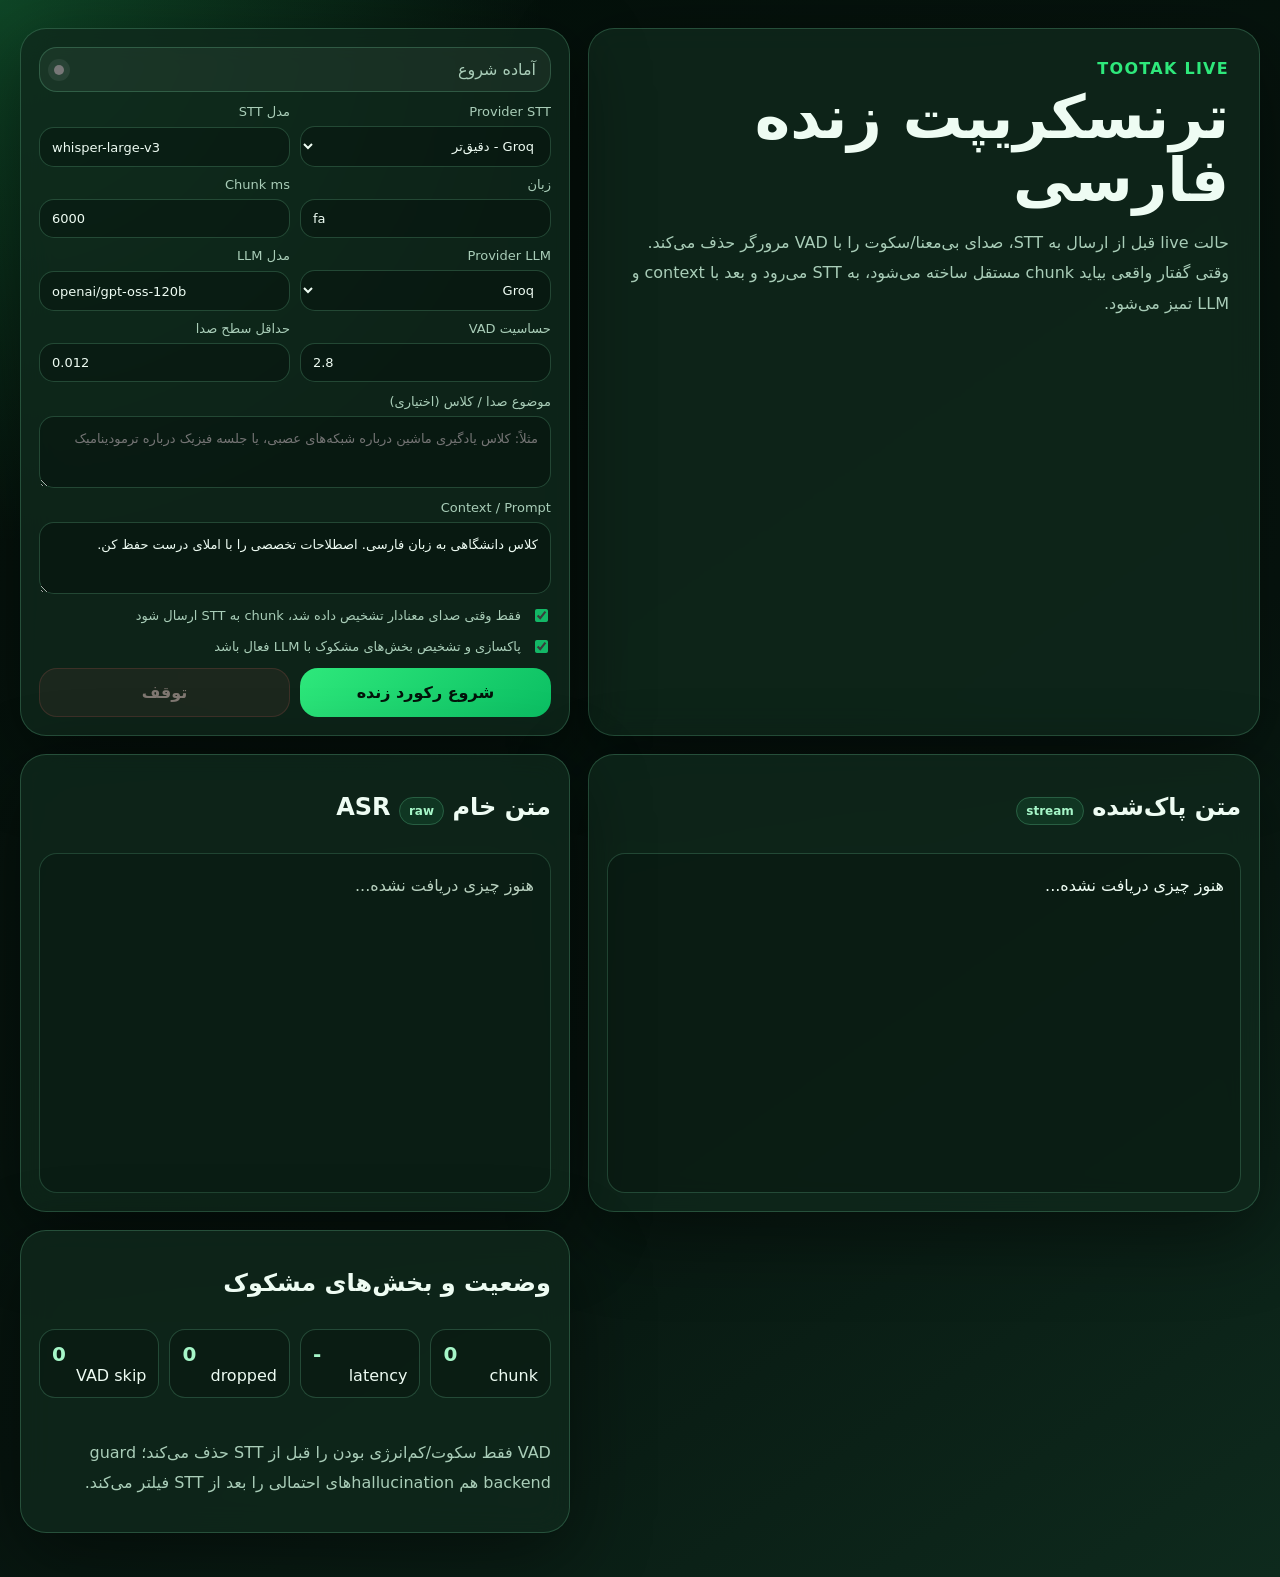
<file: api/app/ui/live.html>
<!doctype html>
<html lang="fa" dir="rtl">
<head>
  <meta charset="utf-8" />
  <meta name="viewport" content="width=device-width, initial-scale=1" />
  <title>Tootak Live</title>
  <style>
    :root{--bg:#07150f;--card:#10281ccc;--card2:#143d2bcc;--green:#2ee87b;--soft:#a6f6c8;--text:#eefcf3;--muted:#a9cdb8;--warn:#ffd166;--danger:#ff6b6b;--border:#8bffc033;font-family:Vazirmatn,IRANSans,system-ui,sans-serif}*{box-sizing:border-box}body{margin:0;min-height:100vh;background:radial-gradient(circle at top left,#2ee87b40,transparent 34rem),linear-gradient(145deg,#04100a,#07150f 60%,#0e2a1d);color:var(--text)}.wrap{width:min(1240px,calc(100% - 32px));margin:auto;padding:28px 0 44px}.hero,.main{display:grid;grid-template-columns:1.1fr .9fr;gap:18px}.card{background:var(--card);border:1px solid var(--border);border-radius:26px;box-shadow:0 22px 80px #0007;backdrop-filter:blur(16px)}.intro{padding:30px}.kicker{color:var(--green);font-weight:900;letter-spacing:.08em}h1{font-size:clamp(34px,5vw,60px);margin:8px 0 12px;line-height:1.05}p{color:var(--muted);line-height:1.9}.controls,.panel{padding:18px;display:grid;gap:12px}.status{display:flex;justify-content:space-between;align-items:center;padding:12px 14px;border:1px solid var(--border);border-radius:18px;background:#ffffff0c;color:var(--muted)}.dot{width:10px;height:10px;border-radius:50%;background:#777;box-shadow:0 0 0 6px #fff1}.dot.on{background:var(--green);box-shadow:0 0 0 8px #2ee87b24}.dot.warn{background:var(--warn)}.grid{display:grid;grid-template-columns:repeat(2,minmax(0,1fr));gap:10px}label{display:grid;gap:7px;color:var(--muted);font-size:13px}input,select,textarea{width:100%;padding:11px 12px;border-radius:15px;border:1px solid var(--border);background:#0004;color:var(--text);font:inherit;outline:none}textarea{min-height:72px;resize:vertical;line-height:1.7}.check{display:flex;gap:10px;align-items:center}.check input{width:auto;accent-color:#13b766}.buttons{display:grid;grid-template-columns:1fr 1fr;gap:10px}button{border:0;border-radius:18px;padding:14px 16px;font:inherit;font-weight:900;cursor:pointer}.start{background:linear-gradient(135deg,var(--green),#0bbf63);color:#03130a}.stop{background:#ff6b6b22;color:#ffd4d4;border:1px solid #ff6b6b55}button:disabled{opacity:.48;cursor:not-allowed}.main{margin-top:18px;align-items:start}.transcript{min-height:340px;max-height:58vh;overflow:auto;white-space:pre-wrap;line-height:2.05;background:#0003;border:1px solid var(--border);border-radius:18px;padding:16px}.raw{color:#cfe8d6;opacity:.88}.side{display:grid;gap:18px}.tag{font-size:12px;color:var(--soft);background:#2ee87b18;border:1px solid var(--border);padding:6px 9px;border-radius:999px}.events{display:grid;gap:8px;max-height:230px;overflow:auto}.event{padding:10px 12px;border-radius:14px;background:#fff1;border:1px solid var(--border);color:var(--muted);font-size:13px;line-height:1.6}.event.warn{color:#ffe5a0;border-color:#ffd16655}.event.error{color:#ffc7c7;border-color:#ff6b6b66}.metrics{display:grid;grid-template-columns:repeat(4,1fr);gap:10px}.metric{background:#0003;border:1px solid var(--border);border-radius:16px;padding:12px}.metric b{display:block;color:var(--soft);font-size:20px;direction:ltr}@media(max-width:920px){.hero,.main,.grid,.buttons{grid-template-columns:1fr}.metrics{grid-template-columns:repeat(2,1fr)}}
  </style>
</head>
<body>
  <div class="wrap">
    <section class="hero">
      <div class="card intro"><div class="kicker">TOOTAK LIVE</div><h1>ترنسکریپت زنده فارسی</h1><p>حالت live قبل از ارسال به STT، صدای بی‌معنا/سکوت را با VAD مرورگر حذف می‌کند. وقتی گفتار واقعی بیاید chunk مستقل ساخته می‌شود، به STT می‌رود و بعد با context و LLM تمیز می‌شود.</p></div>
      <div class="card controls">
        <div class="status"><span id="statusText">آماده شروع</span><i id="statusDot" class="dot"></i></div>
        <div class="grid">
          <label>Provider STT<select id="provider"><option value="groq" selected>Groq - دقیق‌تر</option><option value="openai">OpenAI-compatible</option><option value="local">Local faster-whisper</option><option value="custom">Custom</option></select></label>
          <label>مدل STT<input id="sttModel" value="whisper-large-v3" dir="ltr"></label>
          <label>زبان<input id="language" value="fa" dir="ltr"></label>
          <label>Chunk ms<input id="chunkMs" value="6000" type="number" min="3000" step="500" dir="ltr"></label>
          <label>Provider LLM<select id="llmProvider"><option value="groq" selected>Groq</option><option value="openai">OpenAI-compatible</option><option value="custom">Custom</option></select></label>
          <label>مدل LLM<input id="llmModel" value="openai/gpt-oss-120b" dir="ltr"></label>
          <label>حساسیت VAD<input id="vadMultiplier" value="2.8" type="number" min="1.4" max="6" step="0.1" dir="ltr"></label>
          <label>حداقل سطح صدا<input id="vadMinRms" value="0.012" type="number" min="0.001" max="0.08" step="0.001" dir="ltr"></label>
        </div>
        <label>موضوع صدا / کلاس (اختیاری)<textarea id="audioTopic" placeholder="مثلاً: کلاس یادگیری ماشین درباره شبکه‌های عصبی، یا جلسه فیزیک درباره ترمودینامیک"></textarea></label>
        <label>Context / Prompt<textarea id="prompt">کلاس دانشگاهی به زبان فارسی. اصطلاحات تخصصی را با املای درست حفظ کن.</textarea></label>
        <label class="check"><input id="vadEnabled" type="checkbox" checked> فقط وقتی صدای معنادار تشخیص داده شد، chunk به STT ارسال شود</label>
        <label class="check"><input id="llmEnabled" type="checkbox" checked> پاکسازی و تشخیص بخش‌های مشکوک با LLM فعال باشد</label>
        <div class="buttons"><button id="startBtn" class="start">شروع رکورد زنده</button><button id="stopBtn" class="stop" disabled>توقف</button></div>
      </div>
    </section>
    <section class="main">
      <div class="card panel"><h2>متن پاک‌شده <span class="tag">stream</span></h2><div id="cleanTranscript" class="transcript">هنوز چیزی دریافت نشده...</div></div>
      <div class="side"><div class="card panel"><h2>متن خام ASR <span class="tag">raw</span></h2><div id="rawTranscript" class="transcript raw">هنوز چیزی دریافت نشده...</div></div><div class="card panel"><h2>وضعیت و بخش‌های مشکوک</h2><div class="metrics"><div class="metric"><b id="chunksCount">0</b><span>chunk</span></div><div class="metric"><b id="lastLatency">-</b><span>latency</span></div><div class="metric"><b id="droppedCount">0</b><span>dropped</span></div><div class="metric"><b id="skippedCount">0</b><span>VAD skip</span></div></div><div id="events" class="events"></div><p>VAD فقط سکوت/کم‌انرژی بودن را قبل از STT حذف می‌کند؛ guard backend هم hallucinationهای احتمالی را بعد از STT فیلتر می‌کند.</p></div></div>
    </section>
  </div>
<script>
const $=id=>document.getElementById(id);const state={ws:null,recorder:null,stream:null,chunks:0,dropped:0,skipped:0,cleanEmpty:true,rawEmpty:true,recording:false,chunkTimer:null,mimeType:'',audioContext:null,analyser:null,vadTimer:null,vadData:null,vad:{noiseFloor:0.006,threshold:0.018,lastRms:0,peak:0,speechHits:0,totalHits:0,calibratingUntil:0}};
function setStatus(t,m='idle'){$('statusText').textContent=t;$('statusDot').className='dot'+(m==='on'?' on':m==='warn'?' warn':'')}
function addEvent(t,k='info'){const e=document.createElement('div');e.className='event '+(k==='warning'?'warn':k==='error'?'error':'');e.textContent=new Date().toLocaleTimeString('fa-IR')+' — '+t;$('events').prepend(e)}
function explainMicError(err){const n=err&&err.name?err.name:'';if(n==='NotFoundError'||n==='DevicesNotFoundError')return 'میکروفون پیدا نشد. اگر روی PC هستی، میکروفون/درایور/تنظیمات Sound ویندوز را چک کن یا یک هدست وصل کن.';if(n==='NotAllowedError'||n==='PermissionDeniedError')return 'اجازه دسترسی به میکروفون رد شده. از کنار آدرس سایت در مرورگر، Mic permission را Allow کن.';if(n==='NotReadableError'||n==='TrackStartError')return 'میکروفون توسط برنامه دیگری درگیر است یا ویندوز اجازه استفاده نمی‌دهد.';if(n==='SecurityError')return 'مرورگر به دلیل امنیتی اجازه میکروفون نمی‌دهد. صفحه باید روی localhost یا HTTPS باز شود.';return 'شروع live ناموفق بود: '+(err&&err.message?err.message:n||'خطای نامشخص میکروفون')}
function appendText(el,t,key){if(!t)return;if(state[key]){el.textContent='';state[key]=false}el.textContent=(el.textContent+' '+t).trim();el.scrollTop=el.scrollHeight}
function wsUrl(){return `${location.protocol==='https:'?'wss':'ws'}://${location.host}/live/ws`}
function bestMimeType(){const c=['audio/webm;codecs=opus','audio/webm','audio/ogg;codecs=opus','audio/mp4'];return c.find(x=>window.MediaRecorder&&MediaRecorder.isTypeSupported(x))||''}
function getChunkMs(){return Math.max(3000,Number($('chunkMs').value||6000))}
function readRms(){if(!state.analyser||!state.vadData)return 0;state.analyser.getByteTimeDomainData(state.vadData);let sum=0;for(let i=0;i<state.vadData.length;i++){const v=(state.vadData[i]-128)/128;sum+=v*v}return Math.sqrt(sum/state.vadData.length)}
function resetChunkVad(){state.vad.peak=0;state.vad.speechHits=0;state.vad.totalHits=0}
function sampleVad(){const rms=readRms();state.vad.lastRms=rms;const minRms=Math.max(0.001,Number($('vadMinRms').value||0.012));const mult=Math.max(1.4,Number($('vadMultiplier').value||2.8));if(Date.now()<state.vad.calibratingUntil){state.vad.noiseFloor=state.vad.noiseFloor*0.9+rms*0.1;state.vad.threshold=Math.max(minRms,state.vad.noiseFloor*mult);return}state.vad.threshold=Math.max(minRms,state.vad.noiseFloor*mult);const speech=rms>state.vad.threshold;state.vad.totalHits++;state.vad.peak=Math.max(state.vad.peak,rms);if(speech)state.vad.speechHits++;else state.vad.noiseFloor=state.vad.noiseFloor*0.985+rms*0.015}
async function setupVad(stream){try{const Ctx=window.AudioContext||window.webkitAudioContext;if(!Ctx){addEvent('Web Audio API برای VAD در این مرورگر نیست؛ فیلتر سکوت سمت مرورگر غیرفعال شد.','warning');return}state.audioContext=new Ctx();if(state.audioContext.state==='suspended')await state.audioContext.resume();state.analyser=state.audioContext.createAnalyser();state.analyser.fftSize=1024;state.vadData=new Uint8Array(state.analyser.fftSize);const src=state.audioContext.createMediaStreamSource(stream);src.connect(state.analyser);state.vad.calibratingUntil=Date.now()+900;state.vadTimer=setInterval(sampleVad,80);addEvent('VAD فعال شد؛ چند لحظه اول برای کالیبراسیون نویز محیط استفاده می‌شود.')}catch(err){addEvent('فعال‌سازی VAD ناموفق بود: '+err.message,'warning')}}
function shouldSendCurrentChunk(blob){if(!$('vadEnabled').checked)return true;if(!state.analyser||state.vad.totalHits<4)return true;const enoughSpeech=state.vad.speechHits>=3;const strongPeak=state.vad.peak>=state.vad.threshold*1.15;const bigEnough=blob&&blob.size>1800;if(enoughSpeech&&strongPeak&&bigEnough)return true;state.skipped++;$('skippedCount').textContent=state.skipped;if(state.skipped===1||state.skipped%5===0)addEvent(`chunk بی‌صدا/کم‌انرژی ارسال نشد. rms=${state.vad.lastRms.toFixed(4)} threshold=${state.vad.threshold.toFixed(4)}`,'warning');setStatus('منتظر صدای معنادار...','warn');return false}
function sendBlob(blob){if(!blob||blob.size===0||state.ws?.readyState!==WebSocket.OPEN)return;blob.arrayBuffer().then(buf=>state.ws?.readyState===WebSocket.OPEN&&state.ws.send(buf)).catch(err=>addEvent('ارسال chunk ناموفق بود: '+err.message,'error'))}
function startStandaloneChunk(){if(!state.recording||!state.stream||state.ws?.readyState!==WebSocket.OPEN)return;let parts=[];resetChunkVad();try{state.recorder=new MediaRecorder(state.stream,state.mimeType?{mimeType:state.mimeType}:undefined)}catch(err){addEvent('ساخت recorder ناموفق بود: '+err.message,'error');stopLive();return}state.recorder.ondataavailable=ev=>{if(ev.data&&ev.data.size>0)parts.push(ev.data)};state.recorder.onerror=ev=>addEvent('خطای recorder: '+(ev.error?.message||ev.type),'error');state.recorder.onstop=()=>{const blob=new Blob(parts,{type:state.mimeType||'audio/webm'});if(shouldSendCurrentChunk(blob))sendBlob(blob);parts=[];if(state.recording){state.chunkTimer=setTimeout(startStandaloneChunk,30)}};state.recorder.start();state.chunkTimer=setTimeout(()=>{try{if(state.recorder&&state.recorder.state==='recording')state.recorder.stop()}catch(err){addEvent('توقف chunk ناموفق بود: '+err.message,'error')}},getChunkMs())}
async function startLive(){if(!navigator.mediaDevices?.getUserMedia){addEvent('این مرورگر یا این صفحه دسترسی getUserMedia ندارد؛ از Chrome/Edge و localhost یا HTTPS استفاده کن.','error');return}$('startBtn').disabled=true;setStatus('در حال گرفتن اجازه میکروفون...','warn');try{state.mimeType=bestMimeType();state.stream=await navigator.mediaDevices.getUserMedia({audio:{echoCancellation:true,noiseSuppression:true,autoGainControl:true}});await setupVad(state.stream);state.ws=new WebSocket(wsUrl());state.ws.binaryType='arraybuffer';state.ws.onopen=()=>{state.ws.send(JSON.stringify({type:'start',provider:$('provider').value,stt_model:$('sttModel').value.trim(),language:$('language').value.trim()||'fa',audio_topic:$('audioTopic').value.trim(),prompt:$('prompt').value.trim(),mime_type:state.mimeType||'audio/webm',llm_enabled:$('llmEnabled').checked,llm_provider:$('llmProvider').value,llm_model:$('llmModel').value.trim()}));state.recording=true;startStandaloneChunk();$('stopBtn').disabled=false;setStatus('در حال ضبط؛ منتظر صدای معنادار','on');addEvent('جلسه live شروع شد. فرمت: '+(state.mimeType||'default')+'؛ VAD مرورگر فعال است و فقط chunkهای دارای صدای معنادار ارسال می‌شوند.')};state.ws.onmessage=ev=>handleServerMessage(JSON.parse(ev.data));state.ws.onerror=()=>addEvent('خطای WebSocket. تنظیمات provider/key را چک کن.','error');state.ws.onclose=()=>{setStatus('اتصال بسته شد');cleanupMedia();$('startBtn').disabled=false;$('stopBtn').disabled=true}}catch(err){addEvent(explainMicError(err),'error');setStatus('خطا');cleanupMedia();$('startBtn').disabled=false}}
function handleServerMessage(m){if(m.type==='ready')addEvent('backend آماده است.');if(m.type==='queued')setStatus(`صف پردازش: ${m.queue_size}`,'on');if(m.type==='processing')setStatus(`پردازش chunk ${m.chunk_index}`,'on');if(m.type==='ignored_audio'){state.skipped++;$('skippedCount').textContent=state.skipped;if(state.skipped===1||state.skipped%5===0)addEvent(m.reason||'backend یک chunk بی‌صدا/نامعتبر را نادیده گرفت.','warning');return}if(m.type==='warning'){state.dropped=m.dropped_chunks??state.dropped;$('droppedCount').textContent=state.dropped;addEvent(m.message||'هشدار','warning')}if(m.type==='fatal'){addEvent(m.message||'خطای جدی provider؛ ضبط متوقف شد.','error');setStatus('خطای provider');cleanupMedia();try{state.ws?.close()}catch(_){}$('startBtn').disabled=false;$('stopBtn').disabled=true}if(m.type==='error')addEvent(m.message||'خطا','error');if(m.type==='transcript'){state.chunks++;$('chunksCount').textContent=state.chunks;$('lastLatency').textContent=`${Math.round(m.timing_ms?.total||0)}ms`;appendText($('cleanTranscript'),m.clean_delta||m.clean_text,'cleanEmpty');appendText($('rawTranscript'),m.raw_delta||m.raw_text,'rawEmpty');const miss=Array.isArray(m.possible_missing_words)?m.possible_missing_words.filter(Boolean):[];const unc=Array.isArray(m.uncertain_spans)?m.uncertain_spans.filter(Boolean):[];const flags=Array.isArray(m.quality_flags)?m.quality_flags:[];if(miss.length||unc.length||flags.length)addEvent(`chunk ${m.chunk_index}: مشکوک=${unc.join('، ')||'-'} | افتاده=${miss.join('، ')||'-'}`,'warning');if(m.llm&&m.llm.enabled===false&&m.llm.reason)addEvent('LLM خاموش/ناموفق: '+m.llm.reason,'warning')}if(m.type==='done')addEvent('جلسه پایان یافت.')}
function stopLive(){state.recording=false;if(state.chunkTimer){clearTimeout(state.chunkTimer);state.chunkTimer=null}try{if(state.recorder&&state.recorder.state==='recording')state.recorder.stop()}catch(_){}if(state.ws?.readyState===WebSocket.OPEN){state.ws.send(JSON.stringify({type:'stop'}));setTimeout(()=>state.ws?.close(),700)}cleanupMedia();setStatus('در حال توقف...','warn')}
function cleanupMedia(){state.recording=false;if(state.chunkTimer){clearTimeout(state.chunkTimer);state.chunkTimer=null}if(state.vadTimer){clearInterval(state.vadTimer);state.vadTimer=null}try{state.stream?.getTracks().forEach(t=>t.stop())}catch(_){}try{state.audioContext?.close()}catch(_){}state.stream=null;state.recorder=null;state.audioContext=null;state.analyser=null;state.vadData=null}
$('startBtn').addEventListener('click',startLive);$('stopBtn').addEventListener('click',stopLive);$('provider').addEventListener('change',()=>{if($('provider').value==='groq')$('sttModel').value='whisper-large-v3'});
</script>
</body>
</html>
</file>
